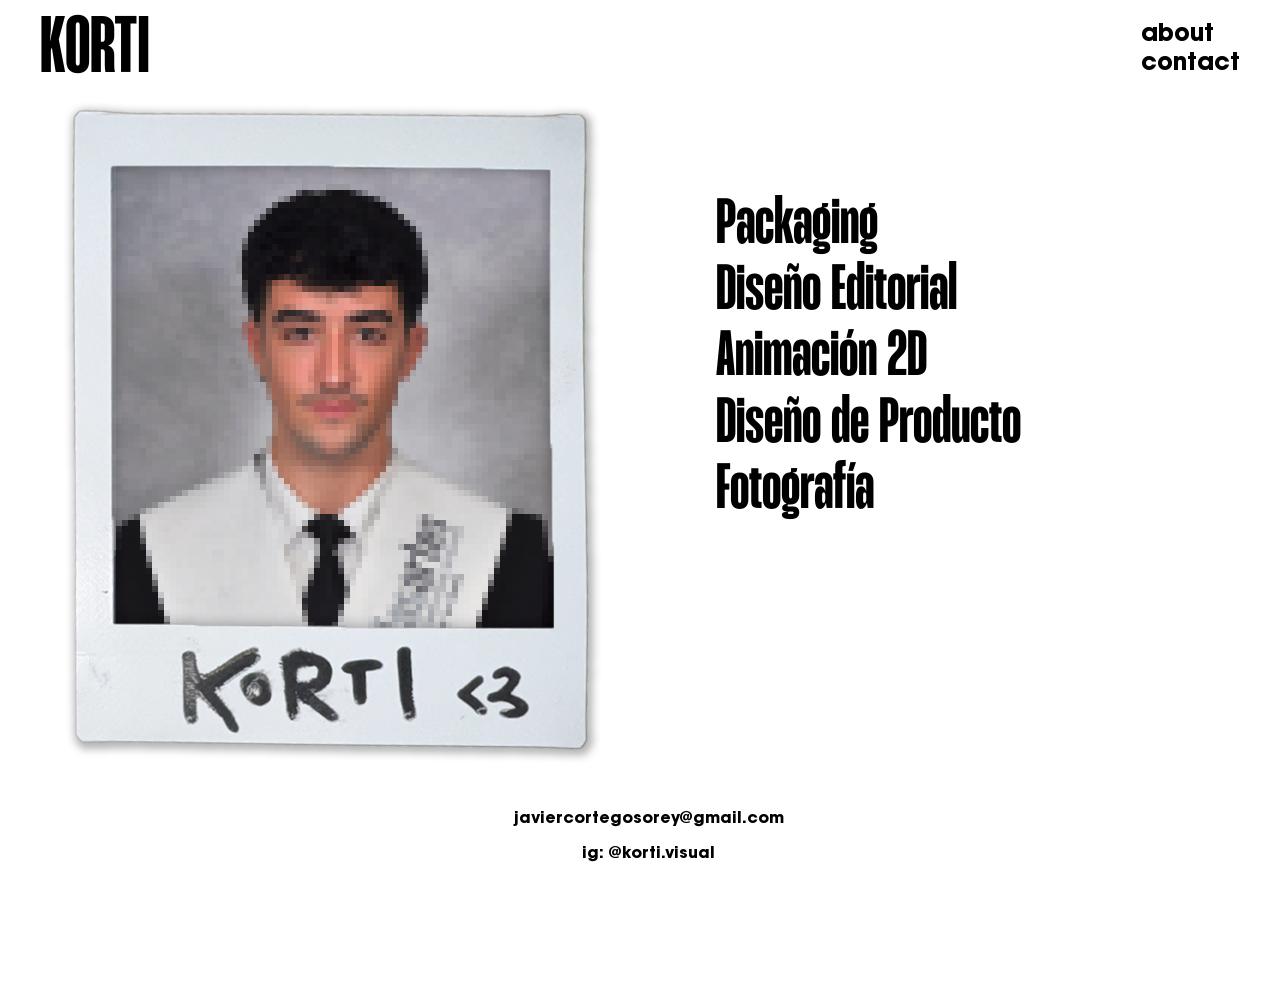
<file: index.html>
<!DOCTYPE html>
<html>
<head>
    <meta charset="UTF-8">
    <meta name="viewport" content="width=device-width, initial-scale=1.0">
    <title>KORTI · Visual Designer</title>
    <link rel="stylesheet" href="Style/estilo.css">
</head>
<body>

    <div class="site-wrapper"> 
        <header class="encabezado">
            <div class="logo">KORTI</div>
            <nav class="nav-superior">
                <a href="Subpages/About.html">about</a> <br/>
                <a href="mailto:javiercortegosorey.com">contact</a>
            </nav>
        </header>

        <main class="principal">
            <div class="col-foto">
                <div class="contenedor-imagen">
                    <img src="Images/PolaroidPixel.png" alt="Korti">
                </div>
            </div>

            <div class="col-proyectos">
                <div class="proyecto-item"><a href="Subpages/Packaging.html">Packaging</a></div>
                <div class="proyecto-item"><a href="Subpages/Editorial.html">Diseño Editorial</a></div>
                <div class="proyecto-item"><a href="Subpages/Animacion.html">Animación 2D</a></div>
		<div class="proyecto-item"><a href="Subpages/Producto.html">Diseño de Producto</a></div>
                <div class="proyecto-item"><a href="Subpages/Foto.html">Fotografía</a></div>
            </div>
        </main>

        <footer class="pie-pagina">
            <p>javiercortegosorey@gmail.com</p>
            <p>ig: @korti.visual</p>
        </footer>

    </div>

</body>
</html>
</file>
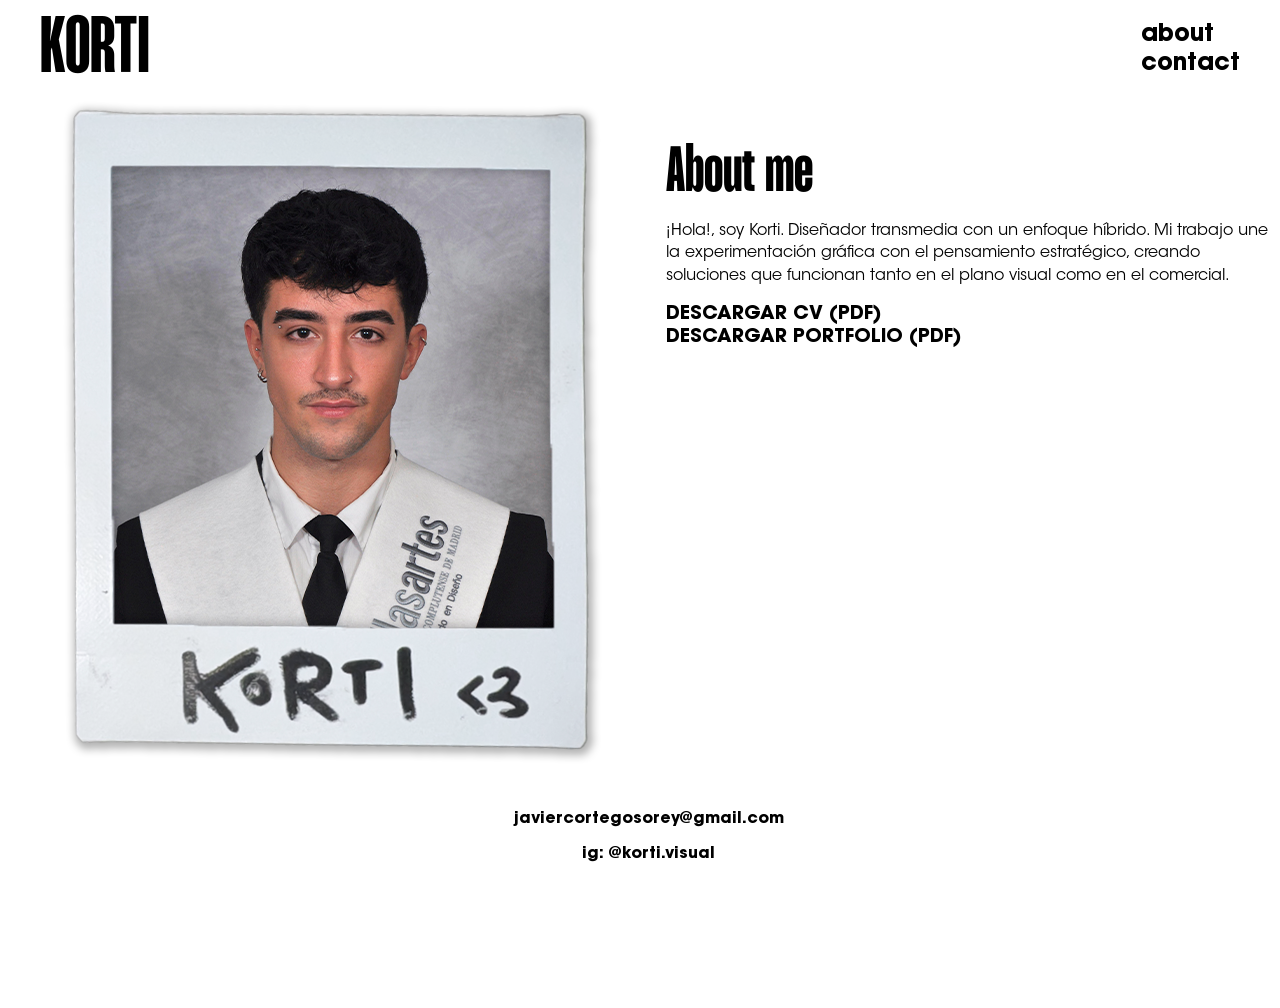
<file: Subpages/About.html>
<!DOCTYPE html>
<html lang="es">
<head>
    <meta charset="UTF-8">
    <meta name="viewport" content="width=device-width, initial-scale=1.0">
    <title>KORTI · About Me</title>
    <link rel="stylesheet" href="../Style/estilo.css"> 
</head>
<body>

    <div class="site-wrapper"> 
        <header class="encabezado">
            <div class="logo"><a href="../index.html">KORTI</a></div>
            <nav class="nav-superior">
                <a href="../Subpages/About.html">about</a> <br/>
                <a href="mailto:javiercortegosorey.com">contact</a>
            </nav>
        </header>
	 <main class="principal">
            <div class="col-foto">
                <div class="contenedor-imagen">
                    <img src="../Images/PolaroidKorti.png" alt="Korti">
                </div>
            </div>

            <div class="info-proyecto">
                <h1 class="titulo-proyecto">About me</h1>
                <p class="descripcion-proyecto">¡Hola!, soy Korti. Diseñador transmedia con un enfoque híbrido. Mi trabajo une la experimentación gráfica con el pensamiento estratégico, creando soluciones que funcionan tanto en el plano visual como en el comercial.</p>
                <a href="../Downloads/CV.pdf" download="CV_JavierCortegoso" class="boton-descarga">DESCARGAR CV (PDF)</a> <br/>
		<a href="../Downloads/Portfolio.pdf" download="Portfolio_JavierCortegoso" class="boton-descarga">DESCARGAR PORTFOLIO (PDF)</a>
            </div>
        </main>

            
        <footer class="pie-pagina">
            <p>javiercortegosorey@gmail.com</p>
            <p>ig: @korti.visual</p>
        </footer>
    </div>

</body>
</html>
</file>
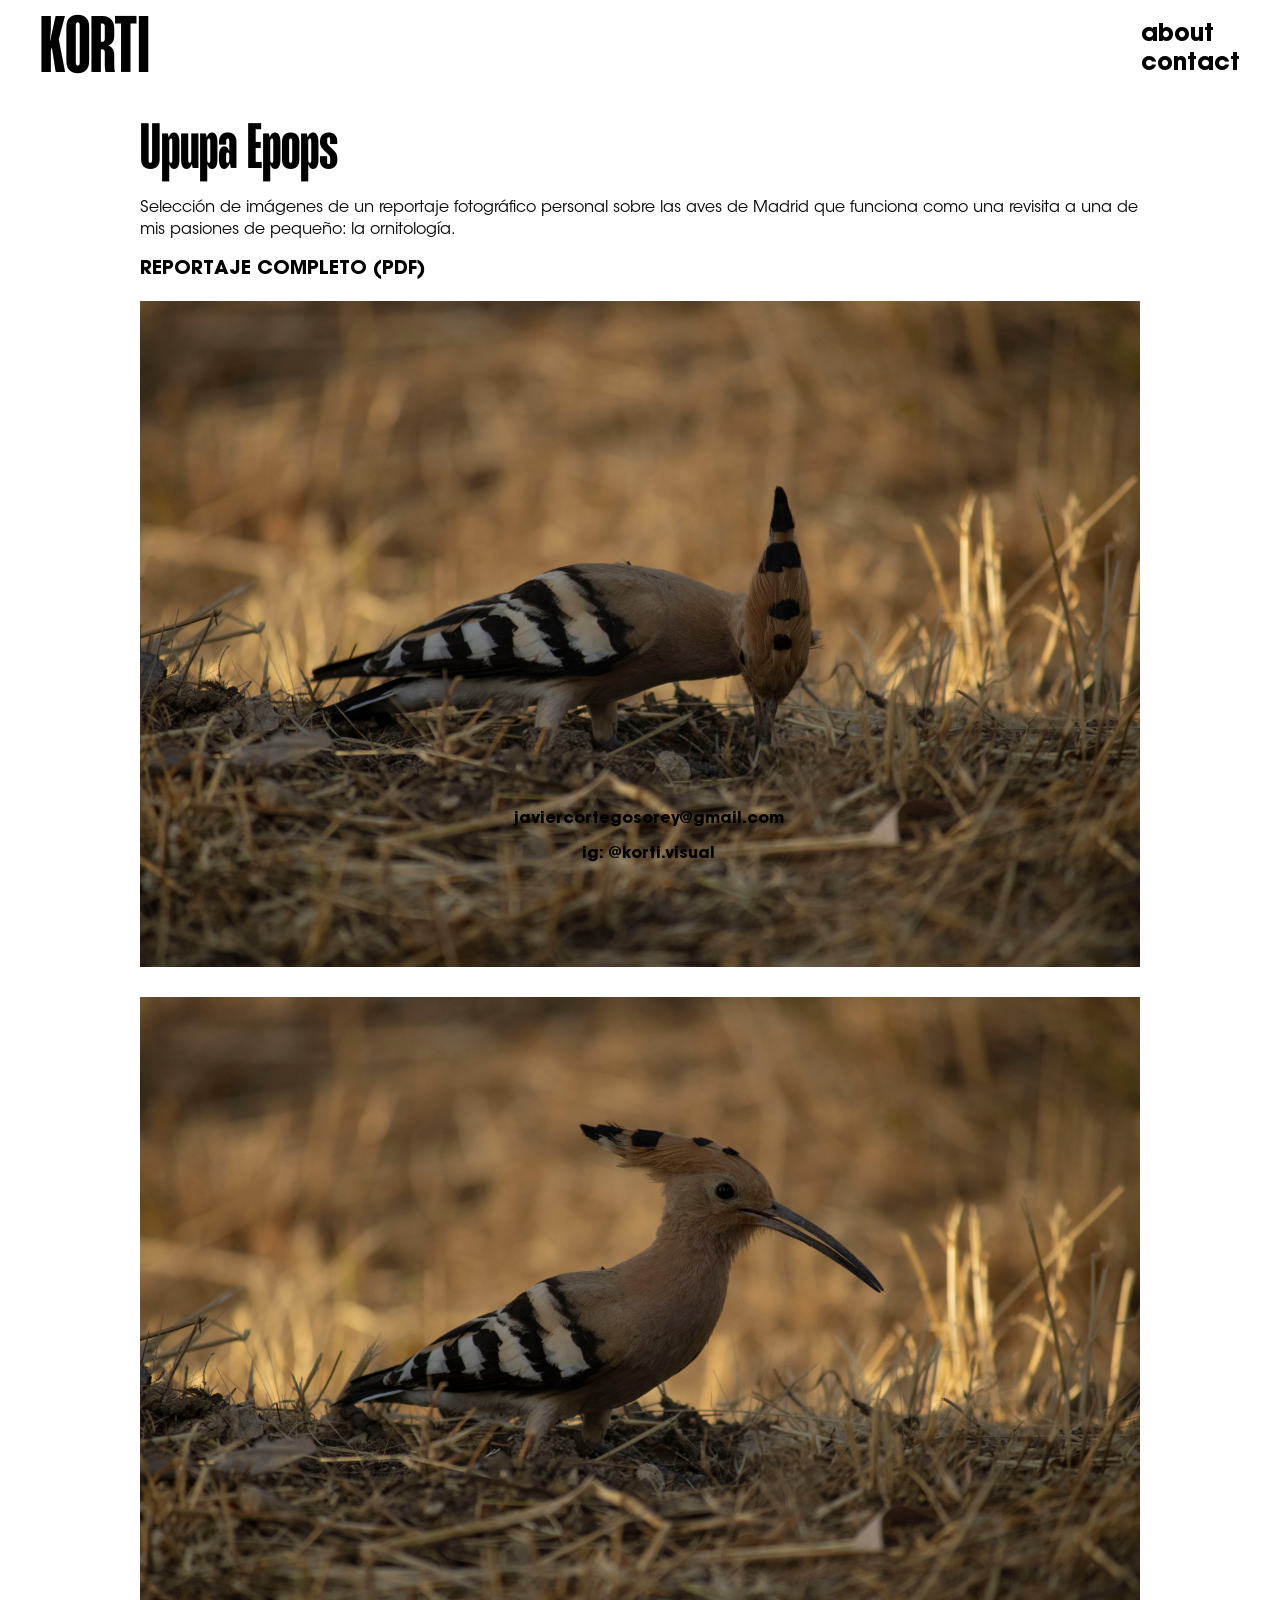
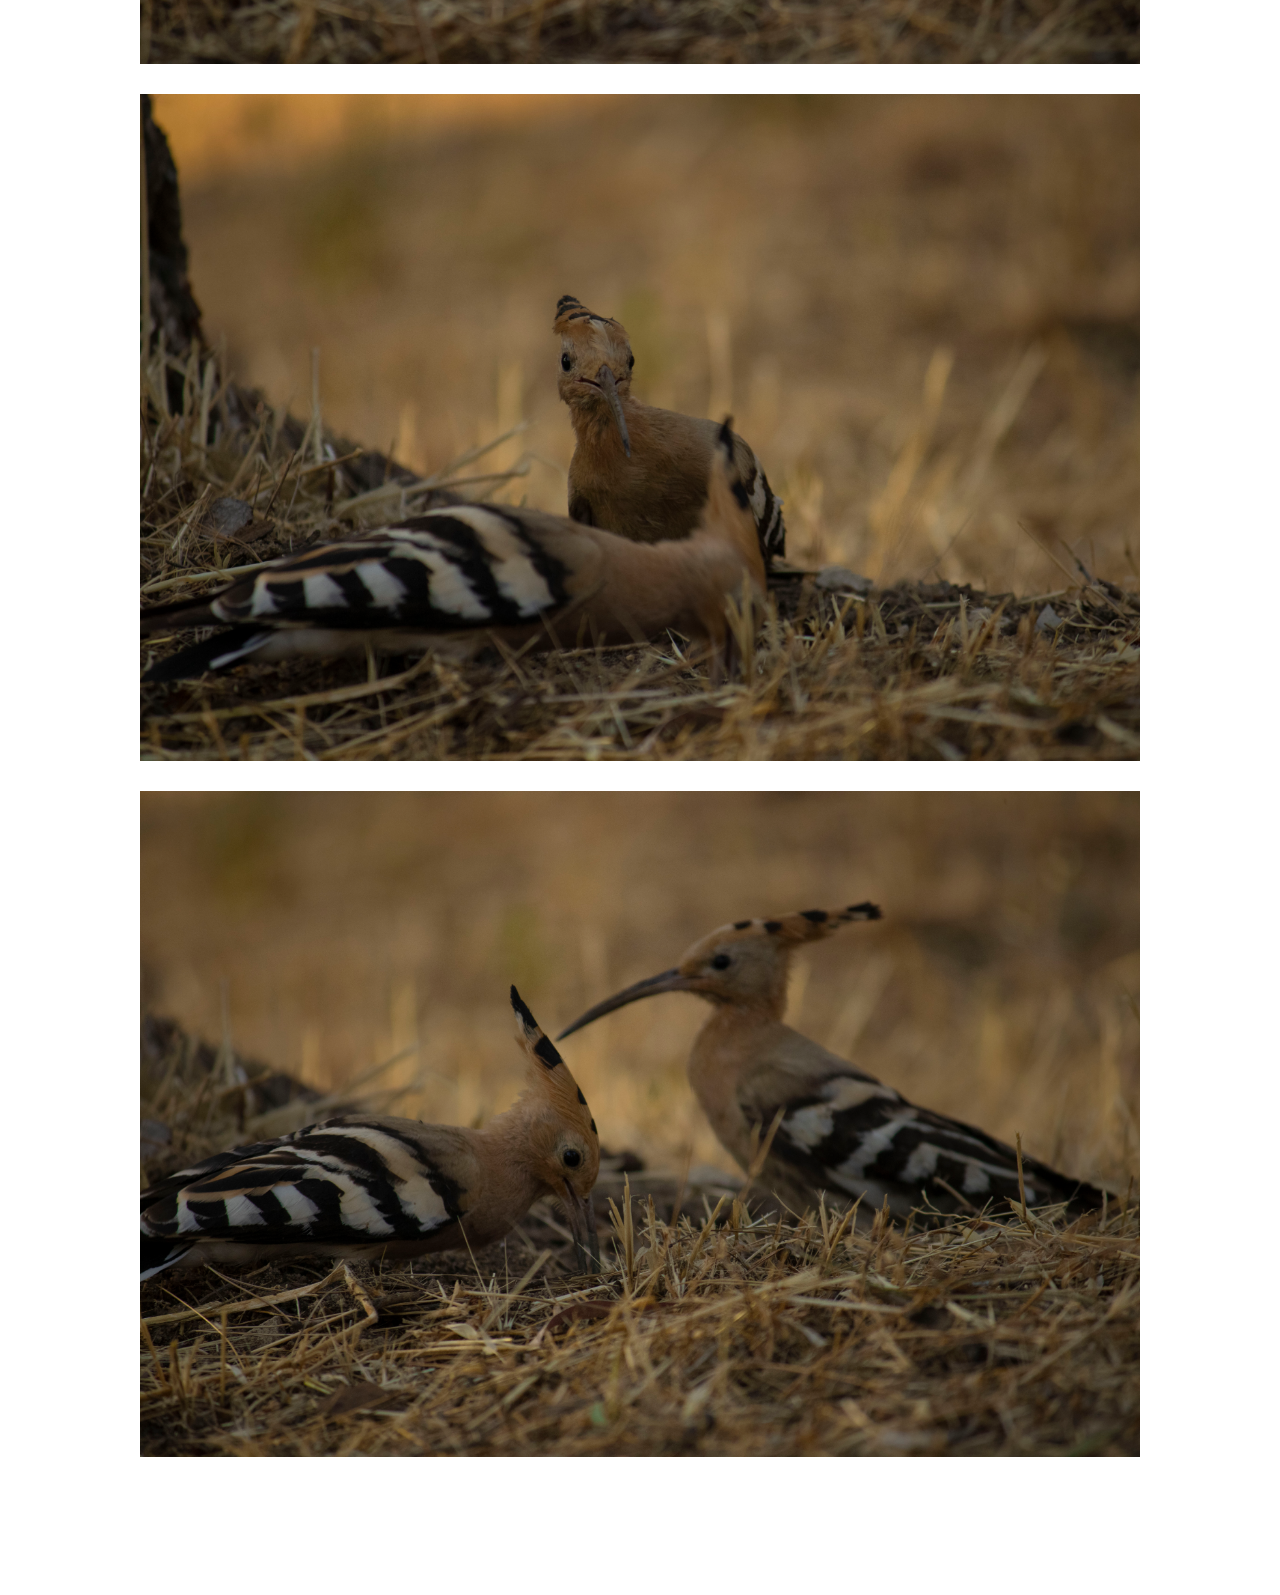
<file: Subpages/Foto.html>
<!DOCTYPE html>
<html lang="es">
<head>
    <meta charset="UTF-8">
    <meta name="viewport" content="width=device-width, initial-scale=1.0">
    <title>KORTI · Fotografía</title>
    <link rel="stylesheet" href="../Style/estilo.css"> 
</head>
<body>

    <div class="site-wrapper"> 
        <header class="encabezado">
            <div class="logo"><a href="../index.html">KORTI</a></div>
            <nav class="nav-superior">
                <a href="../Subpages/About.html">about</a> <br/>
                <a href="mailto:javiercortegosorey.com">contact</a>
            </nav>
        </header>

        <main class="principal-proyecto">
            <div class="info-proyecto">
                <h1 class="titulo-proyecto">Upupa Epops</h1>
                <p class="descripcion-proyecto">Selección de imágenes de un reportaje fotográfico personal sobre las aves de Madrid que funciona como una revisita a una de mis pasiones de pequeño: la ornitología.</p>
                <a href="../Downloads/Reportaje.pdf" download="Reportaje_Aves_Madrid" class="boton-descarga">REPORTAJE COMPLETO (PDF)</a>
            </div>

            <div class="galeria-fotos">
            
                <img src="../Images/Foto/Abubilla/Abubilla1.jpg" alt="Foto del reportaje de abubilla1">
                <img src="../Images/Foto/Abubilla/Abubilla2.jpg" alt="Foto del reportaje de abubilla2">
                <img src="../Images/Foto/Abubilla/Abubilla3.jpg" alt="Foto del reportaje de abubilla3">
    		<img src="../Images/Foto/Abubilla/Abubilla4.jpg" alt="Foto del reportaje de abubilla4">
            </div>
        </main>

        <footer class="pie-pagina">
            <p>javiercortegosorey@gmail.com</p>
            <p>ig: @korti.visual</p>
        </footer>
    </div>

</body>
</html>
</file>
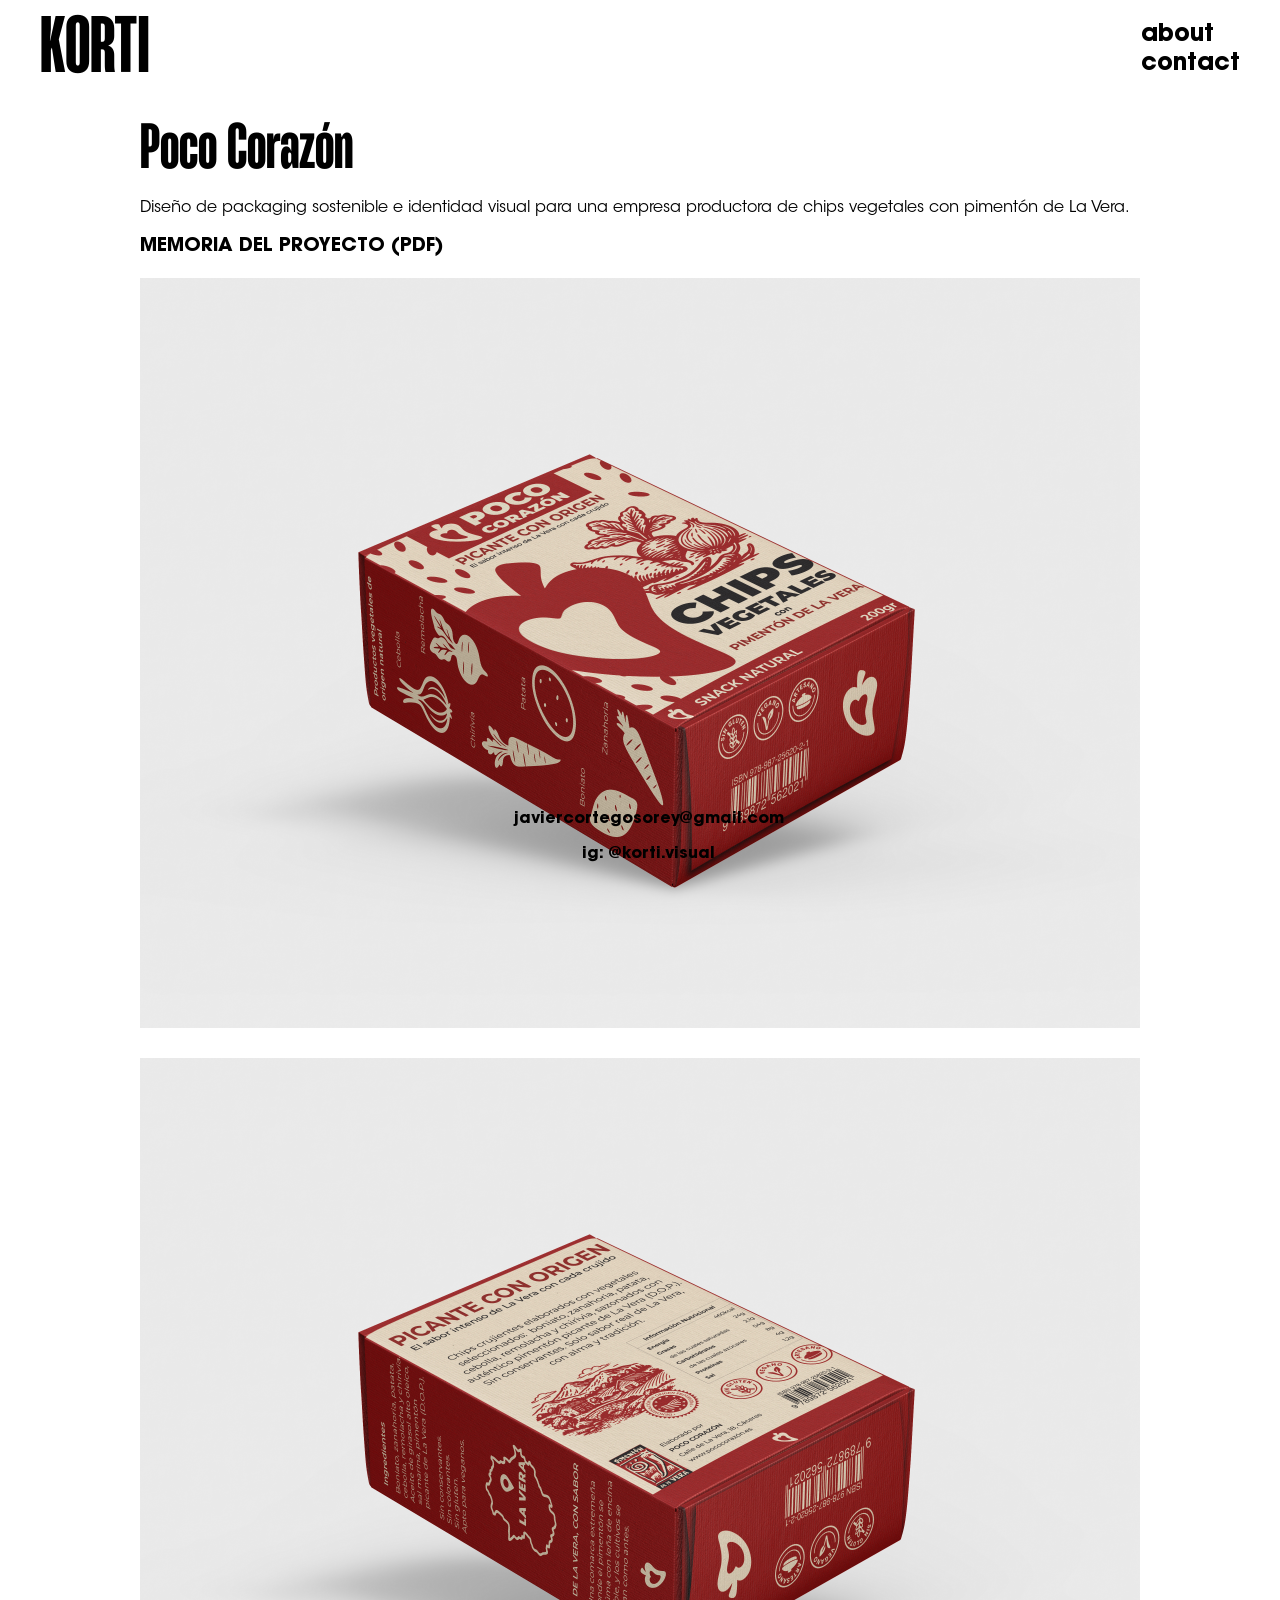
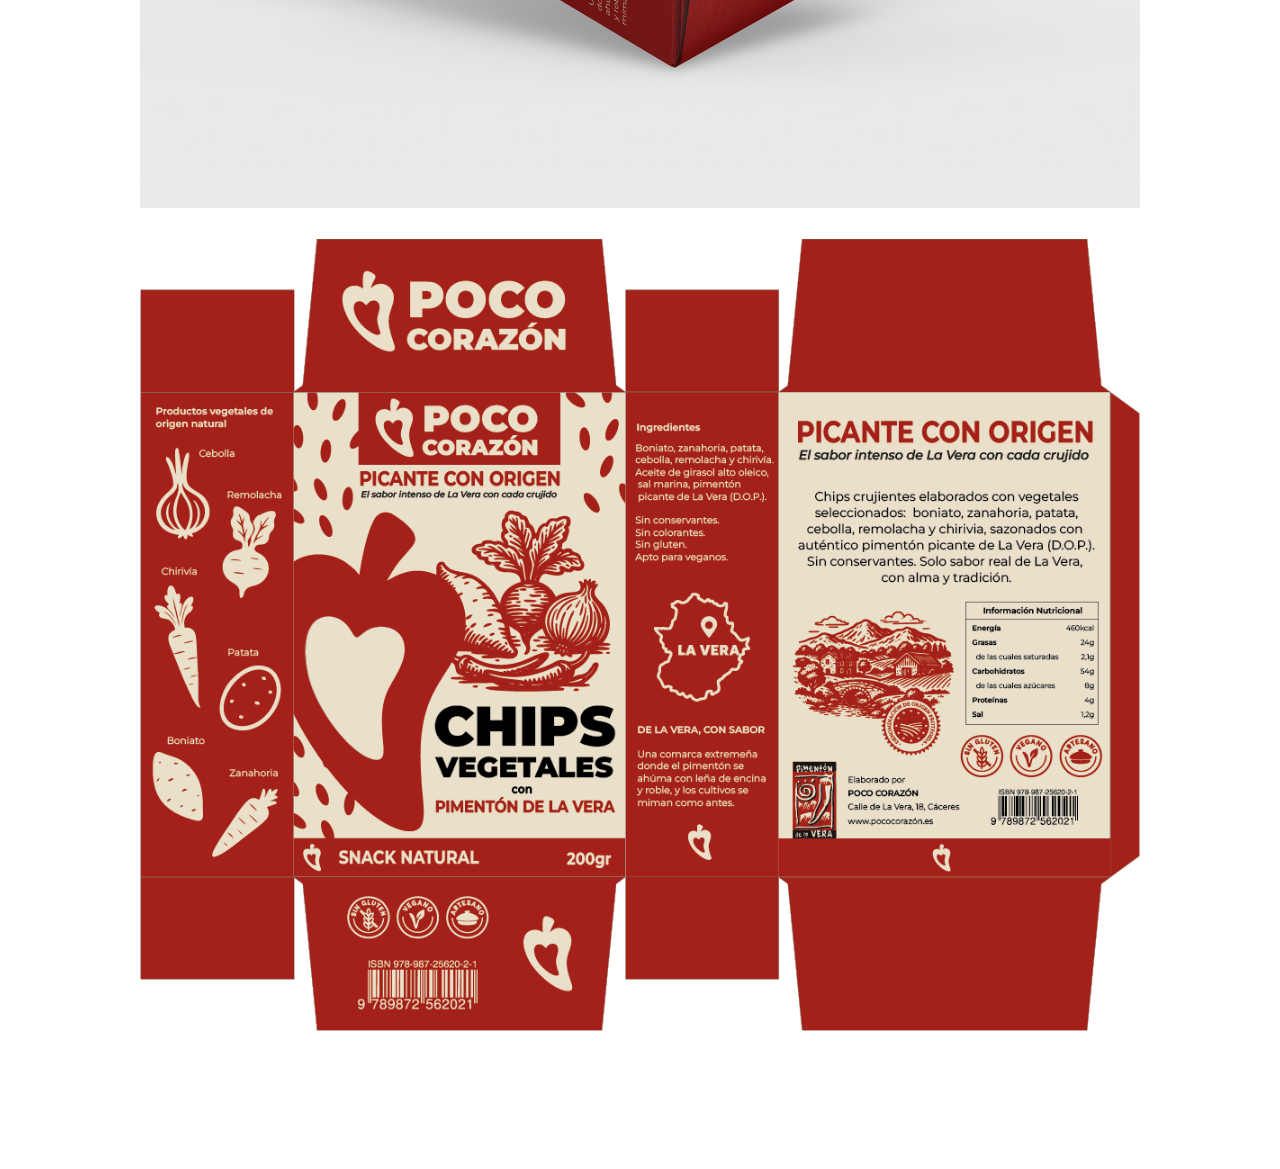
<file: Subpages/Packaging.html>
<!DOCTYPE html>
<html lang="es">
<head>
    <meta charset="UTF-8">
    <meta name="viewport" content="width=device-width, initial-scale=1.0">
    <title>KORTI · Packaging</title>
    <link rel="stylesheet" href="../Style/estilo.css"> 
</head>
<body>

    <div class="site-wrapper"> 
        <header class="encabezado">
            <div class="logo"><a href="../index.html">KORTI</a></div>
            <nav class="nav-superior">
                <a href="../Subpages/About.html">about</a> <br/>
                <a href="mailto:javiercortegosorey.com">contact</a>
            </nav>
        </header>

        <main class="principal-proyecto">
            <div class="info-proyecto">
                <h1 class="titulo-proyecto">Poco Corazón</h1>
                <p class="descripcion-proyecto">Diseño de packaging sostenible e identidad visual para una empresa productora de chips vegetales con pimentón de La Vera.</p>
		<a href="../Downloads/PocoCorazon.pdf" download="Memoria_Lixit" class="boton-descarga">MEMORIA DEL PROYECTO (PDF)</a>
            </div>

            <div class="galeria-fotos">
            
                <img src="../Images/Packaging/Frontal.jpg" alt="Vista frontal del packaging">
                <img src="../Images/Packaging/Trasero.jpg" alt="Vista trasera del packaging">
                <img src="../Images/Packaging/Troquel.png" alt="Troquel del packaging">
            </div>
        </main>

        <footer class="pie-pagina">
            <p>javiercortegosorey@gmail.com</p>
            <p>ig: @korti.visual</p>
        </footer>
    </div>

</body>
</html>
</file>
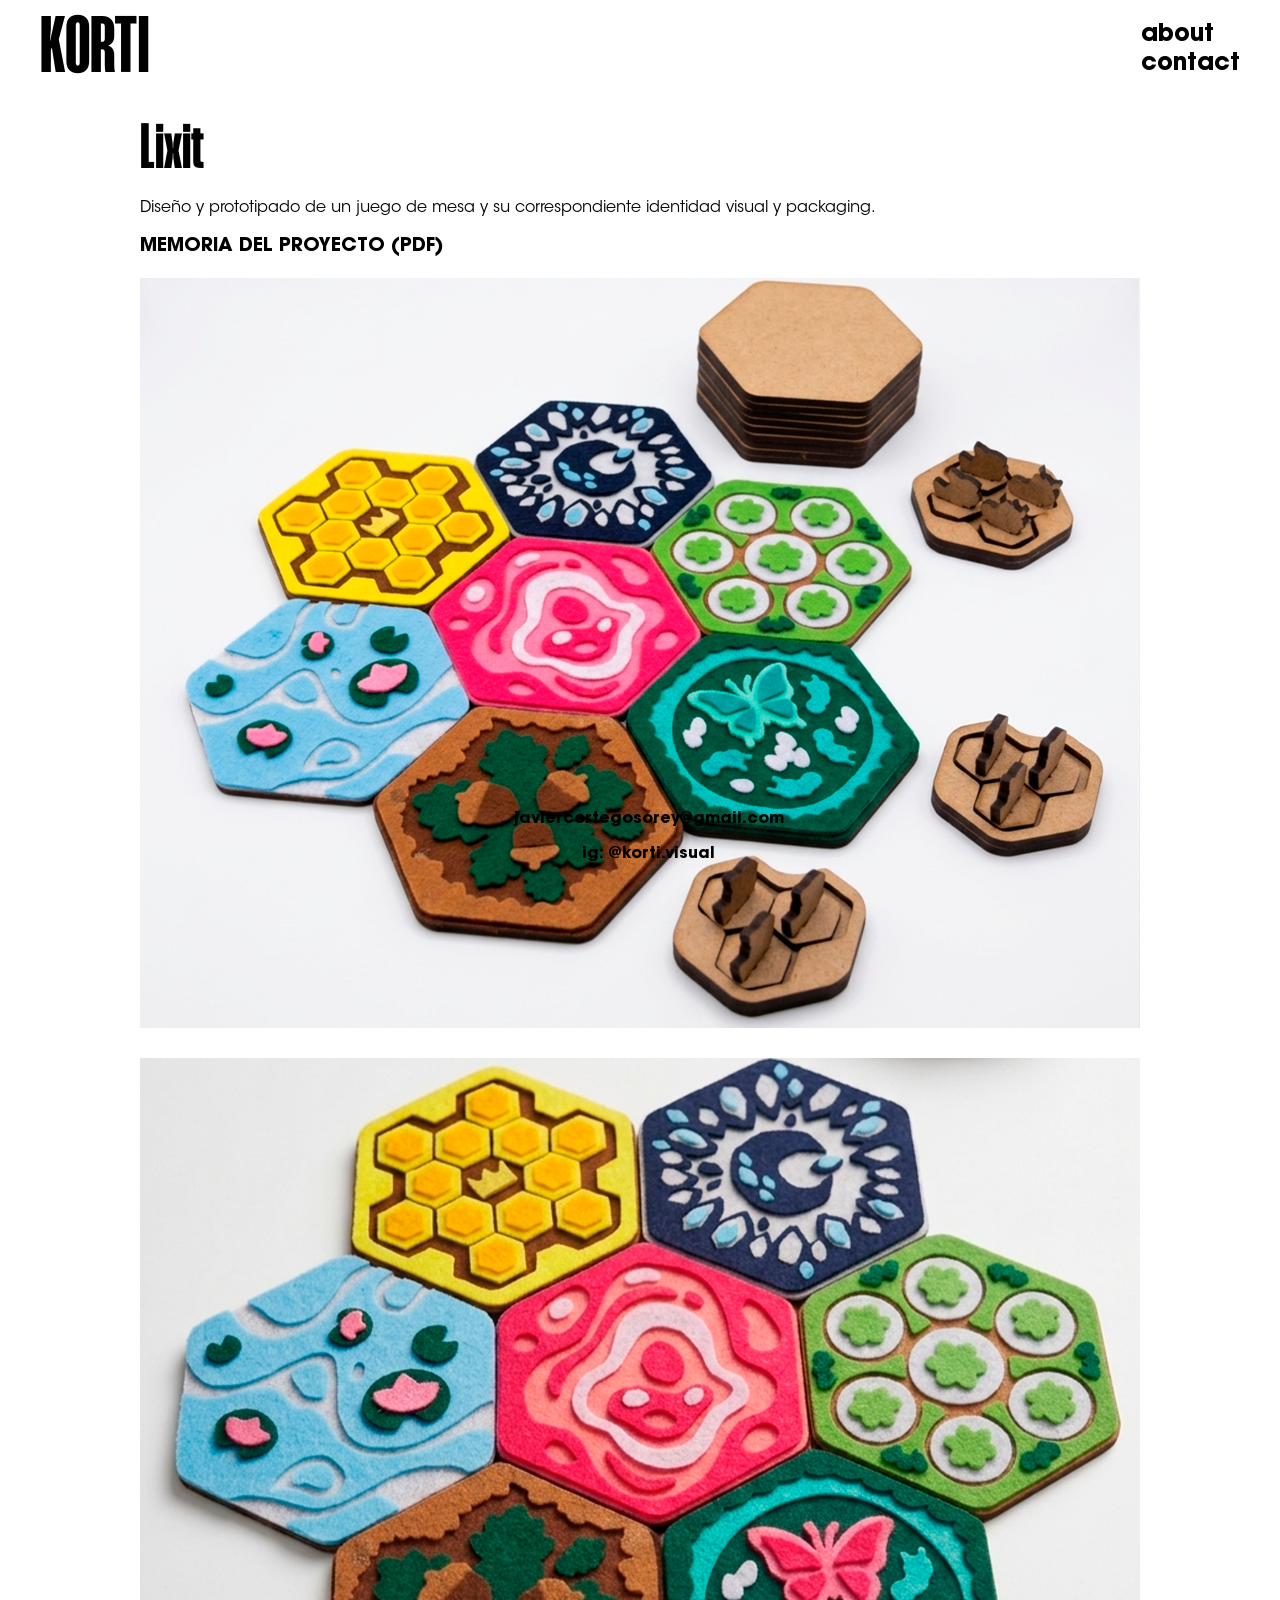
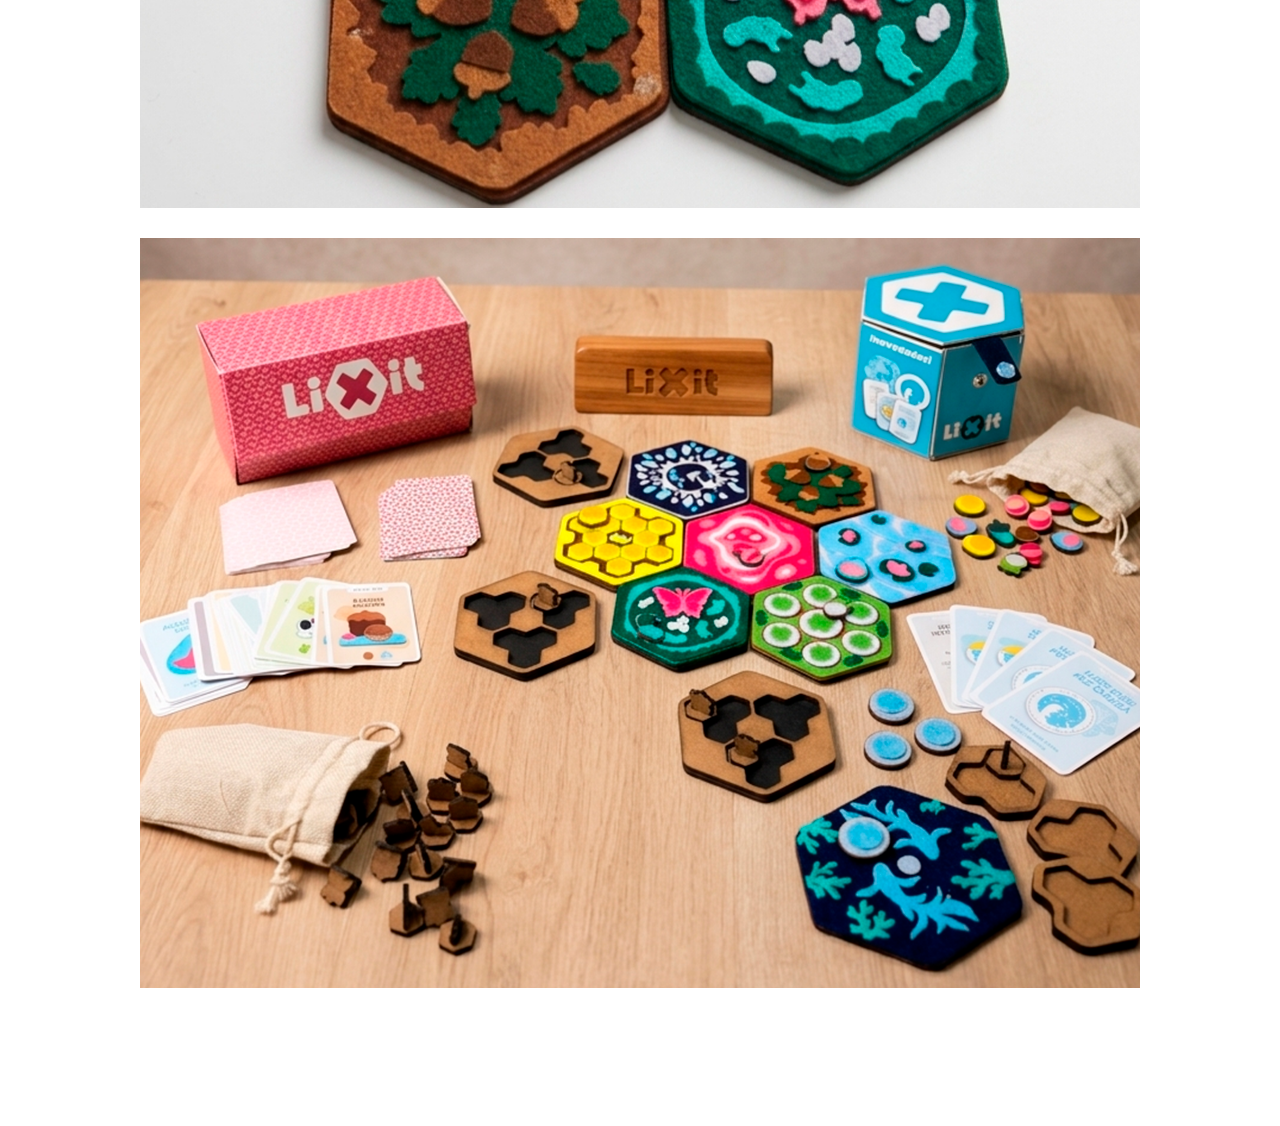
<file: Subpages/Producto.html>
<!DOCTYPE html>
<html lang="es">
<head>
    <meta charset="UTF-8">
    <meta name="viewport" content="width=device-width, initial-scale=1.0">
    <title>KORTI · Diseño de Producto</title>
    <link rel="stylesheet" href="../Style/estilo.css"> 
</head>
<body>

    <div class="site-wrapper"> 
        <header class="encabezado">
            <div class="logo"><a href="../index.html">KORTI</a></div>
            <nav class="nav-superior">
                <a href="../Subpages/About.html">about</a> <br/>
                <a href="mailto:javiercortegosorey.com">contact</a>
            </nav>
        </header>

        <main class="principal-proyecto">
            <div class="info-proyecto">
                <h1 class="titulo-proyecto">Lixit</h1>
                <p class="descripcion-proyecto">Diseño y prototipado de un juego de mesa y su correspondiente identidad visual y packaging.</p>
                <a href="../Downloads/Lixit.pdf" download="Memoria_Lixit" class="boton-descarga">MEMORIA DEL PROYECTO (PDF)</a>
            </div>

            <div class="galeria-fotos">
            
                <img src="../Images/Producto/Conjunto.png" alt="Imagen del juego de mesa">
                <img src="../Images/Producto/Tablero.png" alt="Imagen del tablero">
                <img src="../Images/Producto/Completo.png" alt="Imagen con todas las piezas">
            </div>
        </main>

        <footer class="pie-pagina">
            <p>javiercortegosorey@gmail.com</p>
            <p>ig: @korti.visual</p>
        </footer>
    </div>

</body>
</html>
</file>
<file: Style/estilo.css>
.site-wrapper {
    display: block;
    width: 100%;
    min-height: 100vh;
}

@charset "utf-8";
@font-face {
    font-family: 'Mango';
    src: url('../Fonts/MangoGrotesque_Bold.ttf') format('truetype');
    font-weight: normal;
    font-style: normal;
}

@font-face {
    font-family: 'AvantBold';
    src: url('../Fonts/AvantGarde_Bold.ttf') format('truetype');
    font-weight: normal;
    font-style: normal;
}

@font-face {
    font-family: 'AvantTexto';
    src: url('../Fonts/AvantGarde_Book.otf') format('truetype');
    font-weight: normal;
    font-style: normal;
}

/* Todo el texto enlazado se convierte a verde al pasarle el ratón por encima. Gemini. */
a {
    color: #000000;
    text-decoration: none;
    transition: 0.3s;
}
a:hover {
    color: #00ff00;
}

.encabezado {
    position: fixed;
    top: 0;
    left: 0;
    width: 100%;
    height: 100px;
    display: flex;
    justify-content: space-between;
    align-items: center;
    padding: 0 40px;
    box-sizing: border-box;
    z-index: 1000;
}
.logo {
    font-family: 'Mango', sans-serif;
    font-size: 5rem;
}

.nav-superior a {
    margin-left: 20px;
    font-family: 'AvantBold', sans-serif;
    font-size: 1.5rem;
    font-weight: 700;
}

/* La parte principal dividida en dos columnas. Gemini. */
.principal {
    display: flex; /* Esto hace que la foto y los proyectos se pongan uno al lado del otro */
    flex: 1; /* Hace que esta fila crezca para ocupar el espacio central */
    margin-top: 100px;
}

.col-foto {
    flex: 1; /* Ocupa una parte */
}

.col-proyectos {
    flex: 2;
    display: flex;
    flex-direction: column;
    padding-top: 100px;
    padding-left: 50px;
    padding-bottom: 150px;
}

.proyecto-item {
    font-family: 'Mango', sans-serif;
    font-size: 4rem;
    line-height: 0.8;
    margin-bottom: 15px;
}

.pie-pagina {
    width: 100%;
    text-align: center;
    padding: 20px 0;
    margin-top: auto;
    font-family: 'AvantBold', sans-serif;
    position: fixed;
    bottom: 0;
    z-index: 100;
}

/* Todo el apartado siguiente está copiado y pegado de Gemini para pedirle que fuese responsive */
@media screen and (max-width: 768px) {
    .encabezado {
        padding: 0 20px;
        height: 80px; /* Un poco más bajo en móvil */
    }
    .logo {
        font-size: 3rem; /* El logo Mango un poco más pequeño para que no coma pantalla */
    }
    .principal {
        flex-direction: column; /* ¡MAGIA! La foto y la lista se ponen una debajo de otra */
        margin-top: 90px;
        align-items: center; /* Centramos todo */
    }
    .col-foto, .col-proyectos {
        width: 100%;
        text-align: center; /* Centramos los textos en móvil */
    }
    .col-foto {
        margin-bottom: 40px; /* Separación entre tu foto y la lista de proyectos */
    }
    .nav-superior {
        font-size: 1rem;
    }
}

/* De aquí en adelante son estilos para las subpáginas */
.principal-proyecto {
    margin-top: 120px;
    padding: 0 40px 100px 40px;
    max-width: 1000px;
    margin-left: auto;
    margin-right: auto;
}

.info-proyecto {
    margin-bottom: 20px;
}

.titulo-proyecto {
    font-family: 'Mango', sans-serif;
    font-size: 4rem;
    font-weight: normal;
    margin-bottom: 0px;
}

.descripcion-proyecto {
    font-family: 'AvantTexto', sans-serif;
    font-size: 1rem;
    line-height: 1.4;
}

.galeria-fotos img {
    width: 100%;
    height: auto;
    margin-bottom: 30px; /* Espacio entre fotos del proyecto */
    display: block;
}

.contenedor-video {
    width: 100%;
    margin: 40px auto; 
    background-color: #000;
    line-height: 0;
}

.contenedor-video video {
    width: 100%;
    height: auto;
    display: block;
    outline: none;
}

.boton-descarga {
    font-family: 'AvantBold', sans-serif;
    color: #000;
    font-size: 1.2rem;
    transition: 0.3s;
}
</file>
